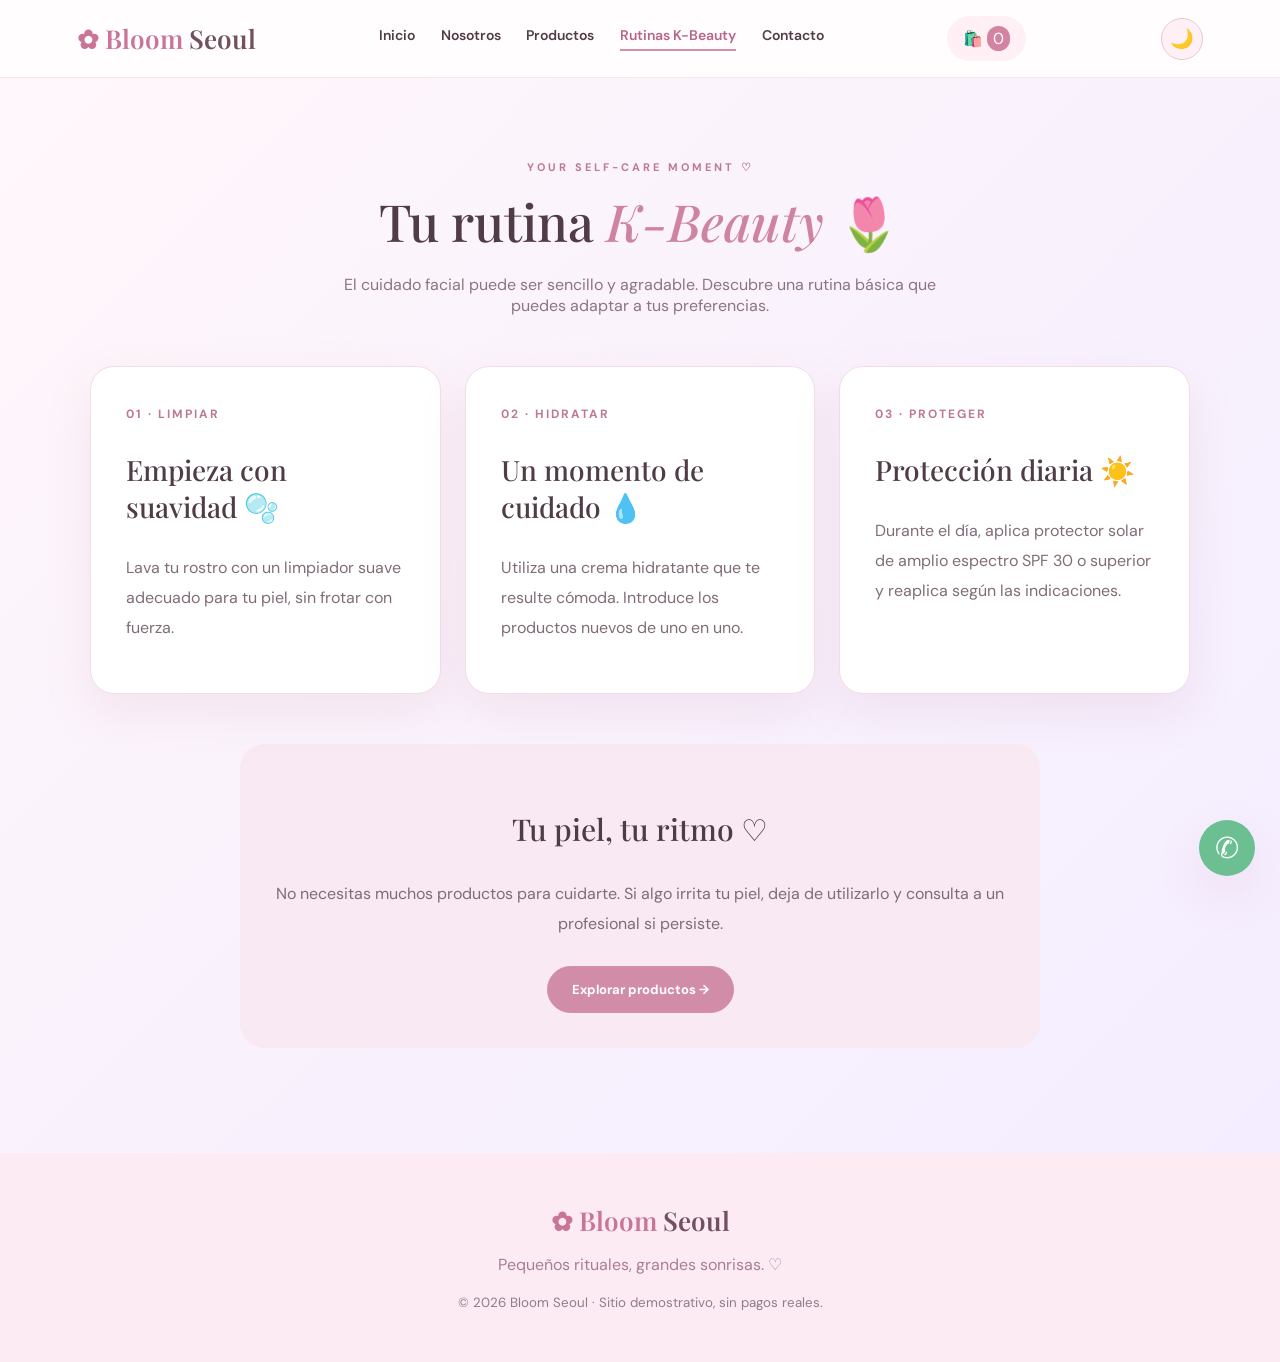
<file: rutinas.html>
<!DOCTYPE html>

<html lang="es">
<head>
<meta charset="utf-8"/>
<meta content="width=device-width,initial-scale=1" name="viewport"/>
<meta content="Bloom Seoul - tienda demostrativa de K-Beauty" name="description"/>
<title>
   Rutinas K-Beauty | Bloom Seoul
  </title>
<link href="style.css" rel="stylesheet"/>
</head>
<body>
<header class="header">
<a class="logo" href="index.html">
    ✿ Bloom
    <span>
     Seoul
    </span>
</a>
<button aria-expanded="false" aria-label="Abrir menú" class="menu-btn" id="menuBtn">
    ☰
   </button>
<nav id="nav">
<a href="index.html">
     Inicio
    </a>
<a href="nosotros.html">
     Nosotros
    </a>
<a href="productos.html">
     Productos
    </a>
<a aria-current="page" href="rutinas.html">
     Rutinas K-Beauty
    </a>
<a href="contacto.html">
     Contacto
    </a>
</nav>
<button aria-label="Abrir carrito" class="cart-trigger" id="cartBtn">
    🛍️
    <span id="count">
     0
    </span>
</button><button aria-label="Activar modo oscuro" class="theme-toggle" id="themeToggle" title="Cambiar tema" type="button">🌙</button>
</header>
<main>
<section class="section routine-page">
<div class="section-heading reveal">
<span class="eyebrow">
      YOUR SELF-CARE MOMENT ♡
     </span>
<h2>
      Tu rutina
      <em>
       K-Beauty
      </em>
      🌷
     </h2>
<p>
      El cuidado facial puede ser sencillo y agradable. Descubre una rutina básica que puedes adaptar a tus preferencias.
     </p>
</div>
<div class="routine-grid">
<article class="routine-card reveal">
<span>
       01 · LIMPIAR
      </span>
<h3>
       Empieza con suavidad 🫧
      </h3>
<p>
       Lava tu rostro con un limpiador suave adecuado para tu piel, sin frotar con fuerza.
      </p>
</article>
<article class="routine-card reveal">
<span>
       02 · HIDRATAR
      </span>
<h3>
       Un momento de cuidado 💧
      </h3>
<p>
       Utiliza una crema hidratante que te resulte cómoda. Introduce los productos nuevos de uno en uno.
      </p>
</article>
<article class="routine-card reveal">
<span>
       03 · PROTEGER
      </span>
<h3>
       Protección diaria ☀️
      </h3>
<p>
       Durante el día, aplica protector solar de amplio espectro SPF 30 o superior y reaplica según las indicaciones.
      </p>
</article>
</div>
<div class="routine-note reveal">
<h3>
      Tu piel, tu ritmo ♡
     </h3>
<p>
      No necesitas muchos productos para cuidarte. Si algo irrita tu piel, deja de utilizarlo y consulta a un profesional si persiste.
     </p>
<a class="btn primary" href="productos.html">
      Explorar productos →
     </a>
</div>
</section>
</main>
<footer>
<a class="logo" href="index.html">
    ✿ Bloom
    <span>
     Seoul
    </span>
</a>
<p>
    Pequeños rituales, grandes sonrisas. ♡
   </p>
<small>
    ©
    <span id="year">
</span>
    Bloom Seoul · Sitio demostrativo, sin pagos reales.
   </small>
</footer>
<a aria-label="Escribir a Bloom Seoul por WhatsApp" class="whatsapp" href="https://wa.me/573133205715" id="whatsapp" rel="noopener noreferrer" target="_blank">
   ✆
  </a>
<div class="overlay" hidden="" id="overlay">
</div>
<aside aria-hidden="true" aria-label="Carrito de compras" aria-modal="true" class="cart-panel" id="cartPanel" role="dialog">
<div class="panel-top">
<h2>
     Tu bolsita 🛍️
    </h2>
<button aria-label="Cerrar carrito" id="closeCart">
     ✕
    </button>
</div>
<div id="cartItems">
</div>
<div class="cart-bottom">
<div class="total">
<b>
      Total
     </b>
<b id="total">
      $0
     </b>
</div>
<button class="btn primary" id="checkout">
     Preparar pedido por WhatsApp
    </button>
<p class="fineprint">Pedido por WhatsApp: confirma disponibilidad y precios antes de comprar.</p>
</div>
</aside>
<dialog id="productDialog">
<button aria-label="Cerrar detalles" class="dialog-close" id="closeDialog">
    ✕
   </button>
<div id="dialogContent">
</div>
</dialog>
<script defer="" src="script.js">
</script>
</body>
</html>
</file>
<file: style.css>
@import url('https://fonts.googleapis.com/css2?family=DM+Sans:wght@400;500;600;700&family=Playfair+Display:ital,wght@0,500;0,600;1,500&display=swap');
:root{--pink:#f8dbe5;--blush:#fff0f5;--rose:#ce7f9c;--ink:#503c47;--lilac:#f0e9fa;--white:#fff;--shadow:0 18px 45px #c78ea226}*{box-sizing:border-box}html{scroll-behavior:smooth;scroll-padding-top:80px}body{margin:0;font-family:'DM Sans',sans-serif;color:var(--ink);background:white}button,input,textarea,select{font:inherit}button{cursor:pointer}a{text-decoration:none;color:inherit}img{display:block;width:100%;object-fit:cover}.header{height:78px;padding:0 clamp(20px,6vw,100px);display:flex;align-items:center;justify-content:space-between;background:#fffdfef2;backdrop-filter:blur(14px);position:fixed;top:0;left:0;right:0;z-index:20;border-bottom:1px solid #f6e8ed}.logo{font-family:'Playfair Display',serif;font-size:26px;color:#c97597;font-weight:600;white-space:nowrap}.logo span{color:#73505d}.header nav{display:flex;gap:35px}.header nav a{font-size:14px;font-weight:600;transition:color .2s}.header nav a:hover{color:#d07b9b}.cart-trigger,.menu-btn{border:0;background:#fff0f5;border-radius:100px;padding:12px 16px;color:#9b5771}.menu-btn{display:none}.cart-trigger span{background:#d483a0;color:white;border-radius:20px;padding:2px 6px}.section{padding:105px clamp(22px,7vw,110px)}.hero{padding-top:150px;min-height:690px;display:grid;grid-template-columns:1fr 1fr;gap:7%;align-items:center;background:radial-gradient(circle at 88% 20%,#f1eafa 0,transparent 40%),linear-gradient(120deg,#fff7fa,#ffe5ee)}.eyebrow{letter-spacing:3px;font-size:11px;font-weight:700;color:#bd7995}.hero h1,h2,h3{font-family:'Playfair Display',serif;font-weight:500}.hero h1{font-size:clamp(40px,5.4vw,77px);line-height:1.13;margin:22px 0}.hero h1 em,h2 em{color:#ce83a1;font-weight:500}.hero p{line-height:1.9;color:#7d6972;max-width:490px}.actions{display:flex;gap:14px;flex-wrap:wrap;margin-top:32px}.btn{border:1px solid #d68eaa;border-radius:30px;padding:14px 24px;display:inline-flex;align-items:center;justify-content:center;gap:8px;font-weight:700;font-size:13px;transition:transform .2s,background .2s}.btn:hover{transform:translateY(-3px)}.primary{background:#d18ca8;color:white}.secondary{background:white;color:#b56e8b}.hero-note{margin-top:38px;color:#bb8ba0;font-size:13px}.hero-visual{position:relative;padding:20px}.hero-visual img{height:490px;border-radius:240px 240px 30px 30px;box-shadow:var(--shadow);object-position:center 25%}.floating{position:absolute;animation:float 4s ease-in-out infinite}.flower{font-size:75px;color:#efb3cb;left:-10px;top:15px}.sticker{background:white;border-radius:30px;padding:16px 23px;right:-8px;bottom:55px;box-shadow:var(--shadow);font-family:'Playfair Display',serif;color:#c27c97}@keyframes float{50%{transform:translateY(-12px)}}.about{display:grid;grid-template-columns:1fr 1fr;gap:9%;align-items:center}.about-image{position:relative}.about-image img{height:510px;border-radius:200px 200px 18px 18px}.image-tag{position:absolute;bottom:25px;right:-20px;background:#eee3f7;padding:20px 30px;border-radius:15px;transform:rotate(-7deg)}h2{font-size:clamp(35px,4vw,56px);line-height:1.2;margin:15px 0 22px}.about-copy>p,.about-point p{color:#7d6972;line-height:1.85}.about-point{margin-top:25px;padding-left:19px;border-left:3px solid #f2bfd2}.about-point p{margin:7px 0}.products{background:#fff6f9}.section-heading{text-align:center;max-width:650px;margin:0 auto 38px}.section-heading p{color:#8b7580}.toolbar{display:flex;gap:14px;justify-content:space-between;max-width:1160px;margin:0 auto 26px}.search{display:flex;align-items:center;background:white;border:1px solid #f2d9e3;border-radius:30px;padding:0 16px;flex:1;max-width:420px}.search span{font-size:25px;color:#b77e94}.search input,.toolbar select{border:0;outline:0;background:transparent;padding:14px;width:100%;color:#66515c}.toolbar select{width:240px;border:1px solid #f2d9e3;background:white;border-radius:30px}.product-grid{max-width:1160px;margin:auto;display:grid;grid-template-columns:repeat(4,1fr);gap:23px}.product-card{background:white;border-radius:20px;overflow:hidden;box-shadow:0 5px 25px #b8869812;transition:transform .25s,box-shadow .25s}.product-card:hover{transform:translateY(-7px);box-shadow:var(--shadow)}.product-photo{height:220px;overflow:hidden;background:#f7e9ed;position:relative}.product-photo img{height:100%;transition:transform .4s}.product-card:hover img{transform:scale(1.06)}.pill{position:absolute;top:12px;left:12px;background:#fffdfde8;border-radius:20px;padding:6px 10px;font-size:10px;color:#b36c88}.product-info{padding:18px}.category{color:#c48ba0;text-transform:uppercase;letter-spacing:1px;font-size:10px}.product-info h3{font-size:19px;margin:9px 0}.product-info p{font-size:12px;color:#8b7780;min-height:39px;line-height:1.6}.price{font-weight:700;color:#bd6c8b;margin:13px 0}.product-actions{display:flex;gap:8px}.product-actions button{border:0;border-radius:12px;padding:11px 12px;font-size:12px}.add{background:#d58da9;color:white;flex:1}.details{background:#fceaf0;color:#a45f7b}.empty{text-align:center;padding:30px}.beauty-banner{margin:85px auto 0;max-width:1160px;display:grid;grid-template-columns:1fr 1fr;background:#f3e8f6;border-radius:28px;overflow:hidden;min-height:310px}.beauty-banner>div{padding:55px;align-self:center}.beauty-banner h3{font-size:clamp(29px,3vw,44px);margin:14px 0}.beauty-banner p{color:#806d7a}.beauty-banner img{height:100%;max-height:400px}.contact-layout{display:grid;grid-template-columns:1fr 1fr;gap:45px;max-width:1100px;margin:auto}.contact-form{padding:32px;background:#fff8fb;border:1px solid #f6e3eb;border-radius:24px}.contact-form label{display:block;margin-bottom:20px;font-size:13px;font-weight:700}.contact-form input,.contact-form textarea{display:block;width:100%;margin-top:9px;border:1px solid #ecdce2;border-radius:12px;padding:14px;background:white;outline-color:#d78eaa;resize:vertical}.contact-info{border-radius:24px;overflow:hidden;background:#f8ecf3}.contact-info img{height:220px}.info-inner{padding:24px 30px}.info-inner h3{font-size:28px;margin:0 0 18px}.info-inner p{font-size:13px}.info-inner span{color:#8e7b83}footer{text-align:center;padding:50px 20px;background:#fcebf2}footer p{color:#a87f91}footer small{color:#947a86}.whatsapp{position:fixed;bottom:24px;right:25px;background:#6bbf91;color:white;border-radius:50%;width:56px;height:56px;display:grid;place-items:center;box-shadow:var(--shadow);z-index:15;font-size:29px}.overlay{position:fixed;inset:0;background:#37222a85;z-index:29}.overlay[hidden]{display:none}.cart-panel{position:fixed;right:0;top:0;bottom:0;width:min(420px,100%);background:white;z-index:30;transform:translateX(105%);transition:transform .3s;display:flex;flex-direction:column;padding:24px}.cart-panel.open{transform:translateX(0)}.panel-top,.total,.cart-line{display:flex;justify-content:space-between;align-items:center;gap:10px}.panel-top button,.dialog-close{background:#fff0f5;border:0;border-radius:50%;width:36px;height:36px}.panel-top h2{font-size:30px}#cartItems{overflow:auto;flex:1}.cart-line{padding:15px 0;border-bottom:1px solid #f5e8ee}.cart-line img{width:64px;height:64px;border-radius:12px}.cart-line b{font-size:13px}.cart-line small{display:block;color:#b47891;margin-top:6px}.quantity button{border:0;background:#f8e6ee;border-radius:6px;padding:4px 9px}.cart-bottom{padding-top:20px;border-top:1px solid #f3e2e9}.cart-bottom .btn{width:100%;margin-top:20px}.fineprint{font-size:11px;color:#947a86}dialog{border:0;border-radius:24px;padding:25px;max-width:650px;width:calc(100% - 30px);box-shadow:0 25px 90px #3e273b50}dialog::backdrop{background:#4125358a}.dialog-close{float:right}.dialog-layout{display:grid;grid-template-columns:1fr 1fr;gap:25px;align-items:center}.dialog-layout img{height:290px;border-radius:16px}.dialog-layout p{line-height:1.7}.reveal{opacity:0;transform:translateY(25px);transition:opacity .65s,transform .65s}.reveal.visible{opacity:1;transform:none}@media(max-width:1000px){.product-grid{grid-template-columns:repeat(3,1fr)}.hero{gap:3%}}@media(max-width:760px){.header{height:68px;padding:0 20px}.menu-btn{display:block;margin-left:auto;margin-right:10px}.header nav{display:none;position:absolute;top:68px;left:0;right:0;background:white;flex-direction:column;padding:25px;box-shadow:var(--shadow)}.header nav.open{display:flex}.section{padding:75px 22px}.hero{padding-top:110px;grid-template-columns:1fr;min-height:auto}.hero-visual{max-width:490px;margin:auto;width:100%}.hero-visual img{height:380px}.about,.contact-layout{grid-template-columns:1fr}.about-image img{height:390px}.product-grid{grid-template-columns:repeat(2,1fr);gap:12px}.product-photo{height:175px}.product-info{padding:13px}.product-actions{flex-direction:column}.toolbar{flex-direction:column}.search,.toolbar select{width:100%;max-width:none}.beauty-banner{grid-template-columns:1fr}.beauty-banner>div{padding:30px}.beauty-banner img{height:250px}.dialog-layout{grid-template-columns:1fr}.dialog-layout img{height:220px}}@media(max-width:380px){.product-grid{grid-template-columns:1fr}.product-photo{height:250px}.logo{font-size:21px}}

/* Mejoras para navegación multipágina y página de rutinas */
.header nav{gap:clamp(10px,2vw,30px)}.header nav a[aria-current="page"]{color:#b96589;border-bottom:2px solid #d58da9;padding-bottom:5px}.routine-page{min-height:80vh;padding-top:155px;background:linear-gradient(135deg,#fff7fa,#f4edff)}.routine-grid{max-width:1150px;margin:50px auto;display:grid;grid-template-columns:repeat(3,minmax(0,1fr));gap:24px}.routine-card{background:#fff;border:1px solid #f4dce7;border-radius:24px;padding:35px;box-shadow:var(--shadow)}.routine-card span{font-size:12px;letter-spacing:2px;color:#bd7995;font-weight:700}.routine-card h3{font-size:28px}.routine-card p,.routine-note p{line-height:1.85;color:#806c78}.routine-note{max-width:800px;margin:35px auto 0;padding:35px;text-align:center;border-radius:24px;background:#f8e9f3}.routine-note h3{font-size:30px}.routine-note .btn{margin-top:12px}body:has(.about) .about,body:has(.contact) .contact,body:has(.products) .products{padding-top:155px;min-height:75vh}body:has(.hero) .hero{padding-top:150px}@media(max-width:950px){.header nav{gap:12px}.header nav a{font-size:12px}.routine-grid{grid-template-columns:1fr 1fr}}@media(max-width:760px){.routine-grid{grid-template-columns:1fr}.routine-page,body:has(.about) .about,body:has(.contact) .contact,body:has(.products) .products{padding-top:115px}.header nav a{font-size:15px}}@media(prefers-reduced-motion:reduce){.reveal{opacity:1;transform:none;transition:none}.floating{animation:none}}

/* Tema claro / oscuro, control accesible y ajustes visuales */
.theme-toggle{border:1px solid #e6c7d4;background:#fff0f5;color:#6d3e54;border-radius:50%;width:42px;height:42px;flex-shrink:0;font-size:19px;margin-left:12px;transition:transform .2s,background .2s}
.theme-toggle:hover{transform:rotate(-15deg) scale(1.07)}
:focus-visible{outline:3px solid #ad6394;outline-offset:3px}
.contact-info a{text-decoration:underline;text-underline-offset:3px;color:inherit}
.social-note{font-size:11px!important;line-height:1.5;opacity:.8}
body,.header,.hero,.products,.routine-page,.contact-form,.contact-info,.product-card,.routine-card,.routine-note,.beauty-banner,.cart-panel,footer,dialog,.header nav,.search,.toolbar select,.secondary{transition:background-color .3s,color .3s,border-color .3s}
html[data-theme="dark"]{color-scheme:dark;--ink:#f7e7f1;--shadow:0 18px 45px #0005}
html[data-theme="dark"] body{background:#16131d;color:#f7e7f1}
html[data-theme="dark"] .header,html[data-theme="dark"] .header nav{background:#211a2aef;border-color:#4b354b}
html[data-theme="dark"] .logo span{color:#eed4e2}
html[data-theme="dark"] .hero{background:radial-gradient(circle at 88% 20%,#382443,transparent 45%),linear-gradient(120deg,#1c1825,#302030)}
html[data-theme="dark"] .products,html[data-theme="dark"] .routine-page{background:#1c1725}
html[data-theme="dark"] .contact-form,html[data-theme="dark"] .product-card,html[data-theme="dark"] .routine-card,html[data-theme="dark"] .cart-panel,html[data-theme="dark"] dialog{background:#282030;color:#f7e7f1;border-color:#554058}
html[data-theme="dark"] .contact-info,html[data-theme="dark"] .routine-note,html[data-theme="dark"] .beauty-banner,html[data-theme="dark"] footer{background:#302336}
html[data-theme="dark"] .hero p,html[data-theme="dark"] .about-copy>p,html[data-theme="dark"] .about-point p,html[data-theme="dark"] .routine-card p,html[data-theme="dark"] .routine-note p,html[data-theme="dark"] .section-heading p,html[data-theme="dark"] .beauty-banner p,html[data-theme="dark"] .product-info p,html[data-theme="dark"] .info-inner span,html[data-theme="dark"] footer p,html[data-theme="dark"] footer small{color:#d5bfd1}
html[data-theme="dark"] .search,html[data-theme="dark"] .toolbar select,html[data-theme="dark"] .contact-form input,html[data-theme="dark"] .contact-form textarea,html[data-theme="dark"] .secondary{background:#36283e;color:#f7e7f1;border-color:#694b6c}
html[data-theme="dark"] .search input{color:#f7e7f1}
html[data-theme="dark"] .menu-btn,html[data-theme="dark"] .cart-trigger,html[data-theme="dark"] .theme-toggle,html[data-theme="dark"] .details,html[data-theme="dark"] .panel-top button,html[data-theme="dark"] .dialog-close,html[data-theme="dark"] .quantity button{background:#46304d;color:#f7e7f1}
html[data-theme="dark"] .sticker,html[data-theme="dark"] .pill{background:#34243b;color:#f4c9df}
@media(max-width:760px){.theme-toggle{width:37px;height:37px;margin-left:7px}.header .logo{font-size:clamp(19px,4vw,25px)}.header nav{background:#fff}}
@media(prefers-reduced-motion:reduce){.theme-toggle,body{transition:none}}
</file>
